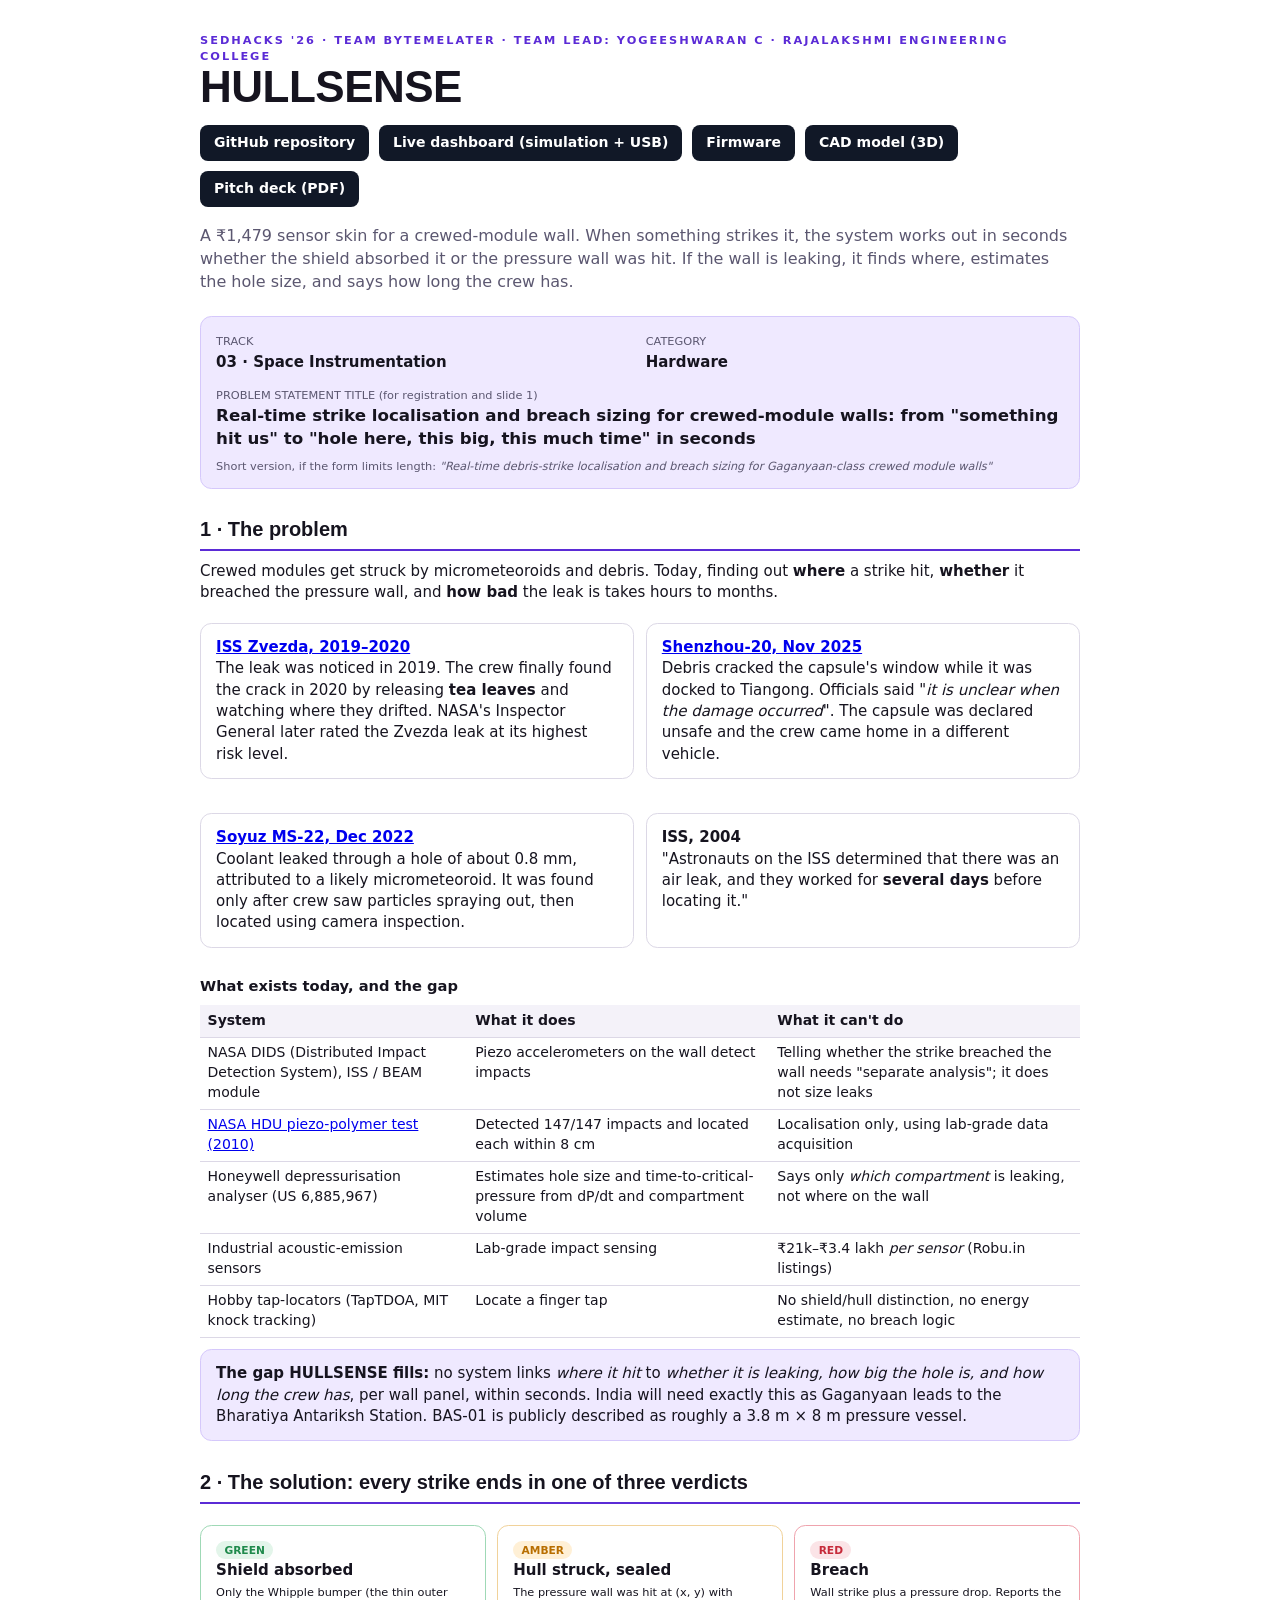
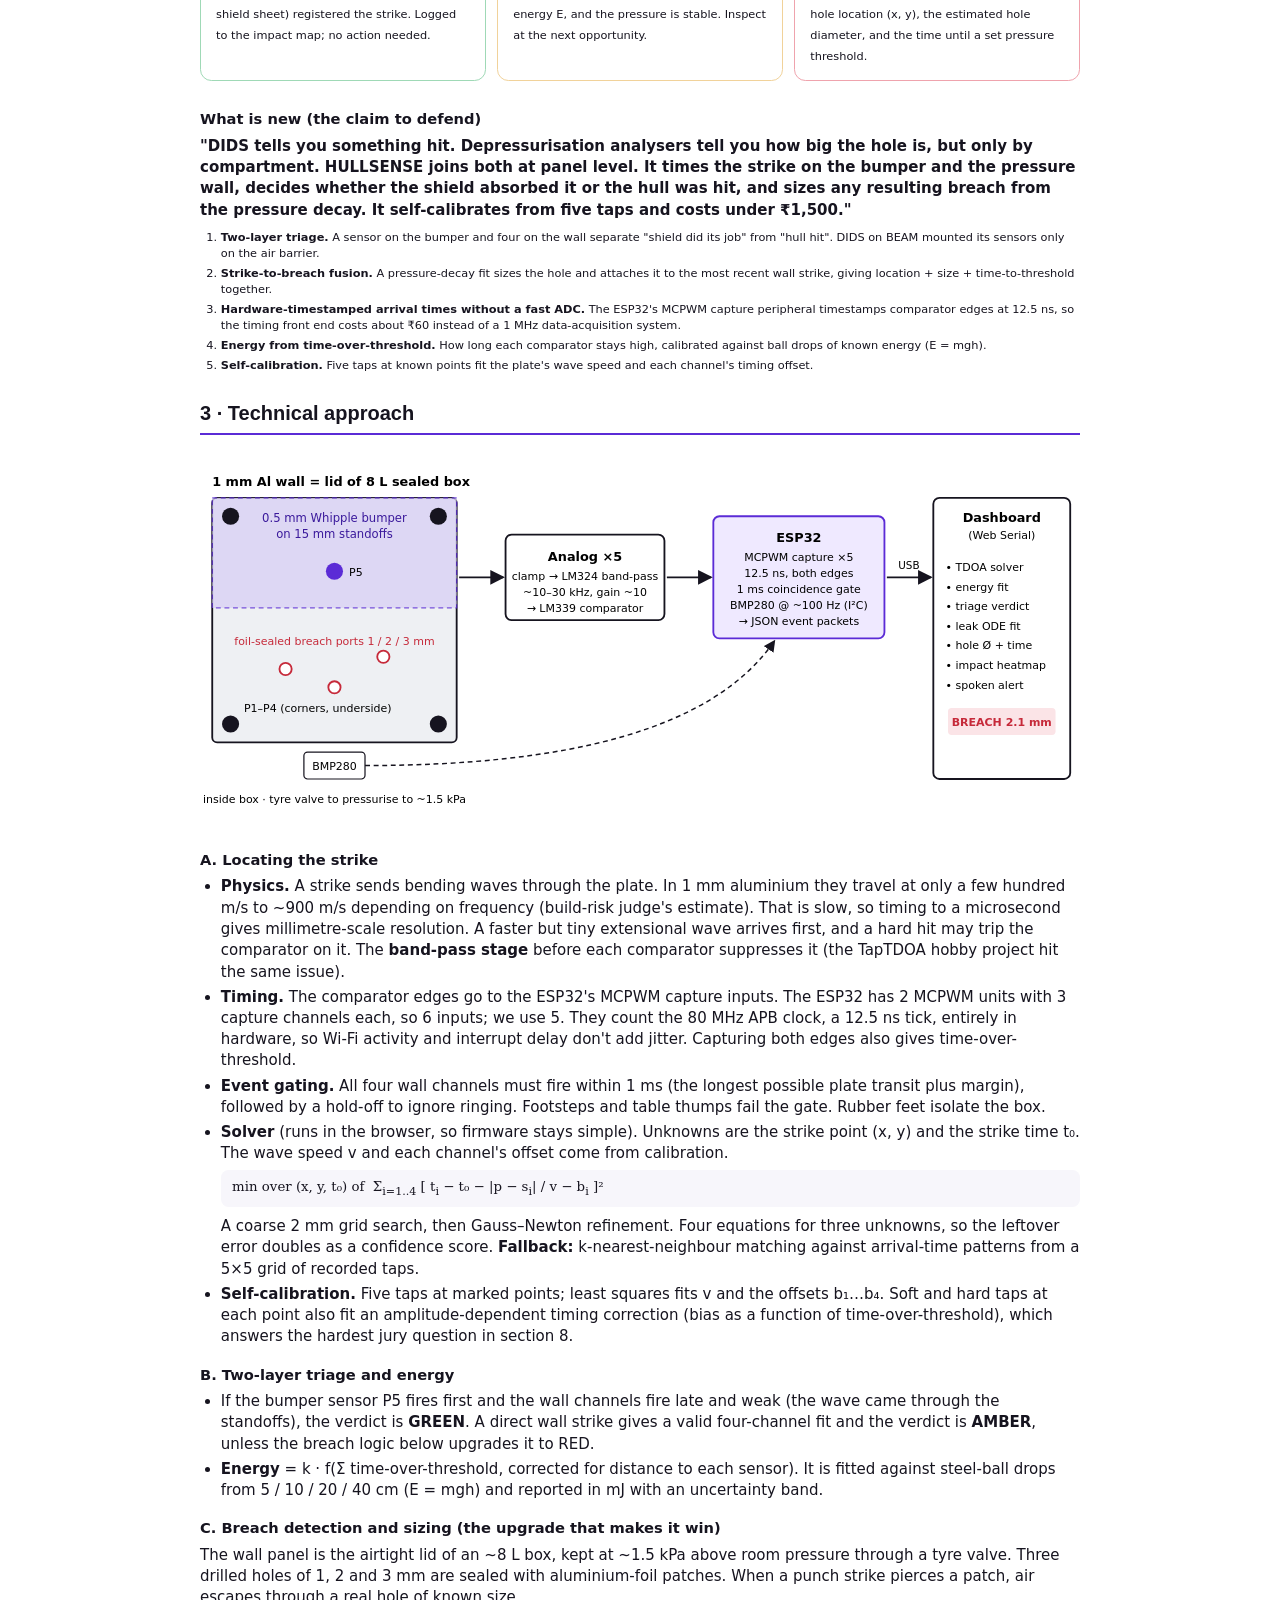
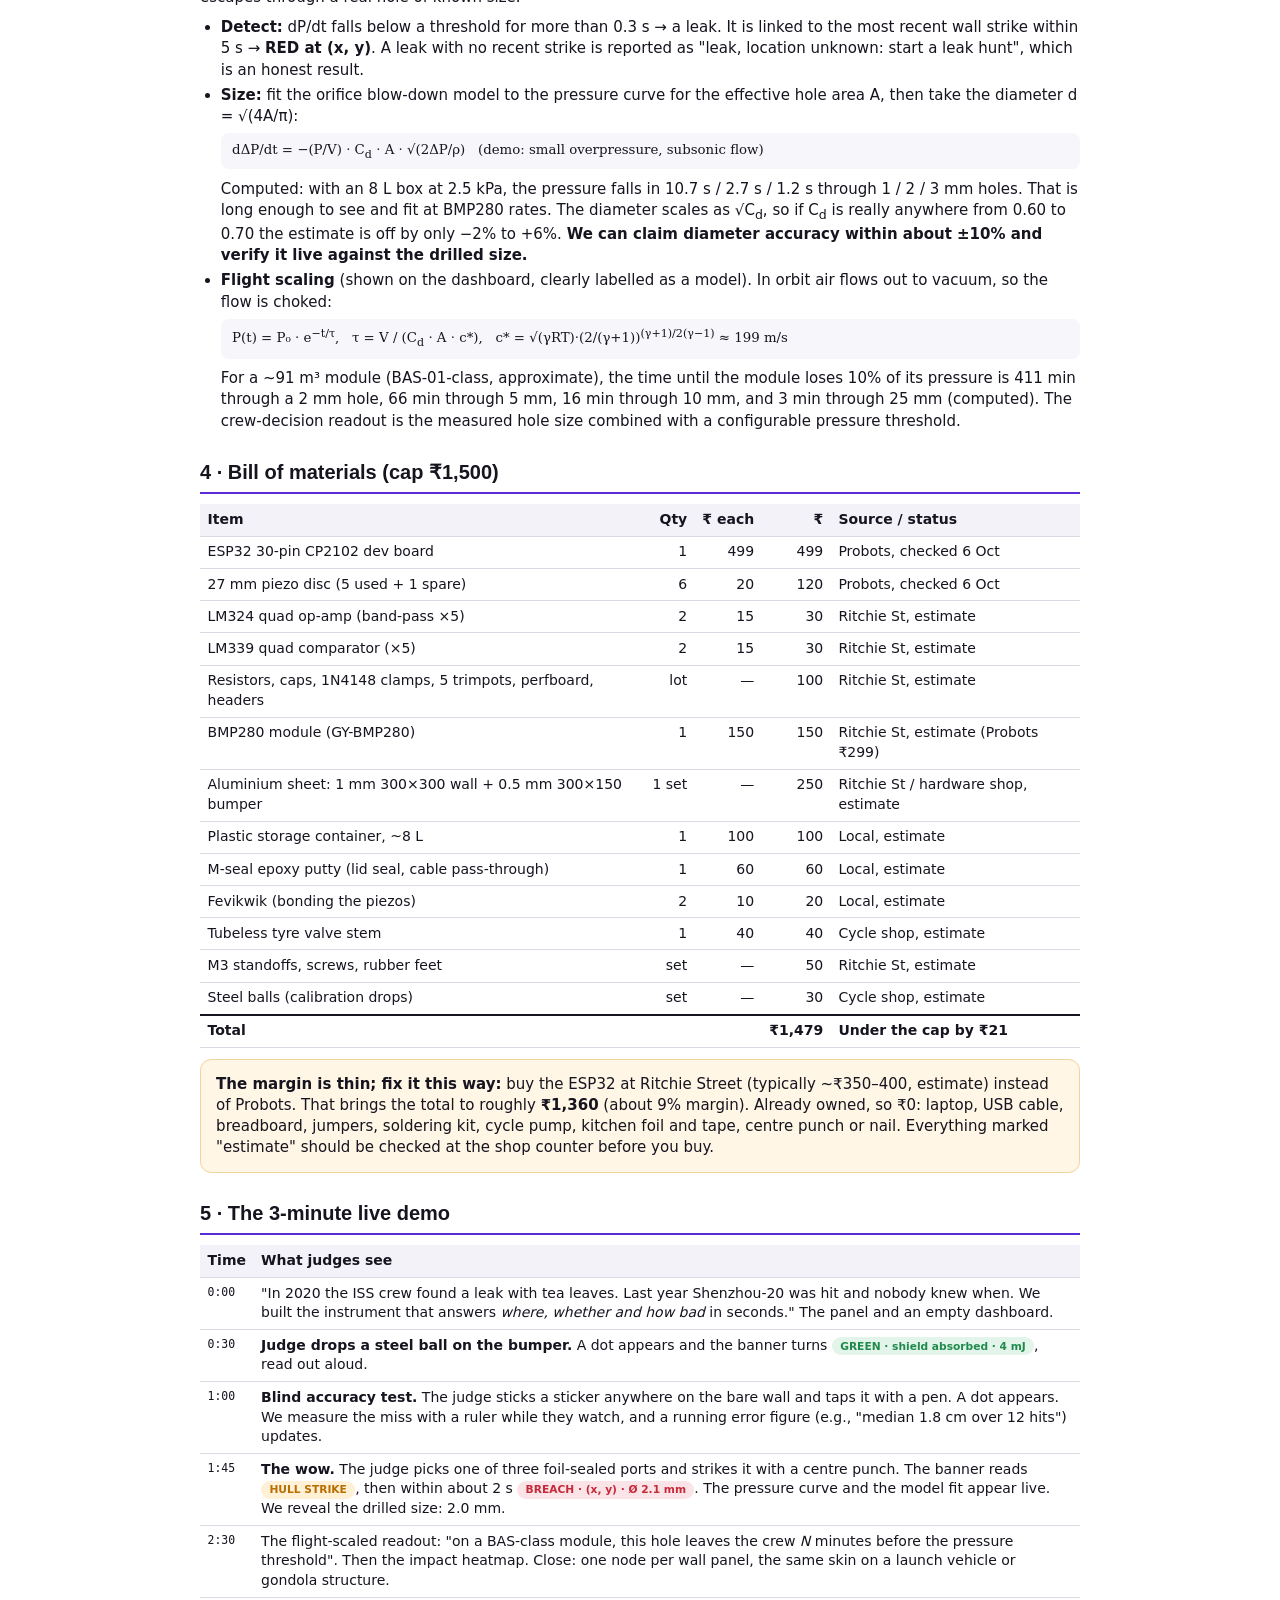
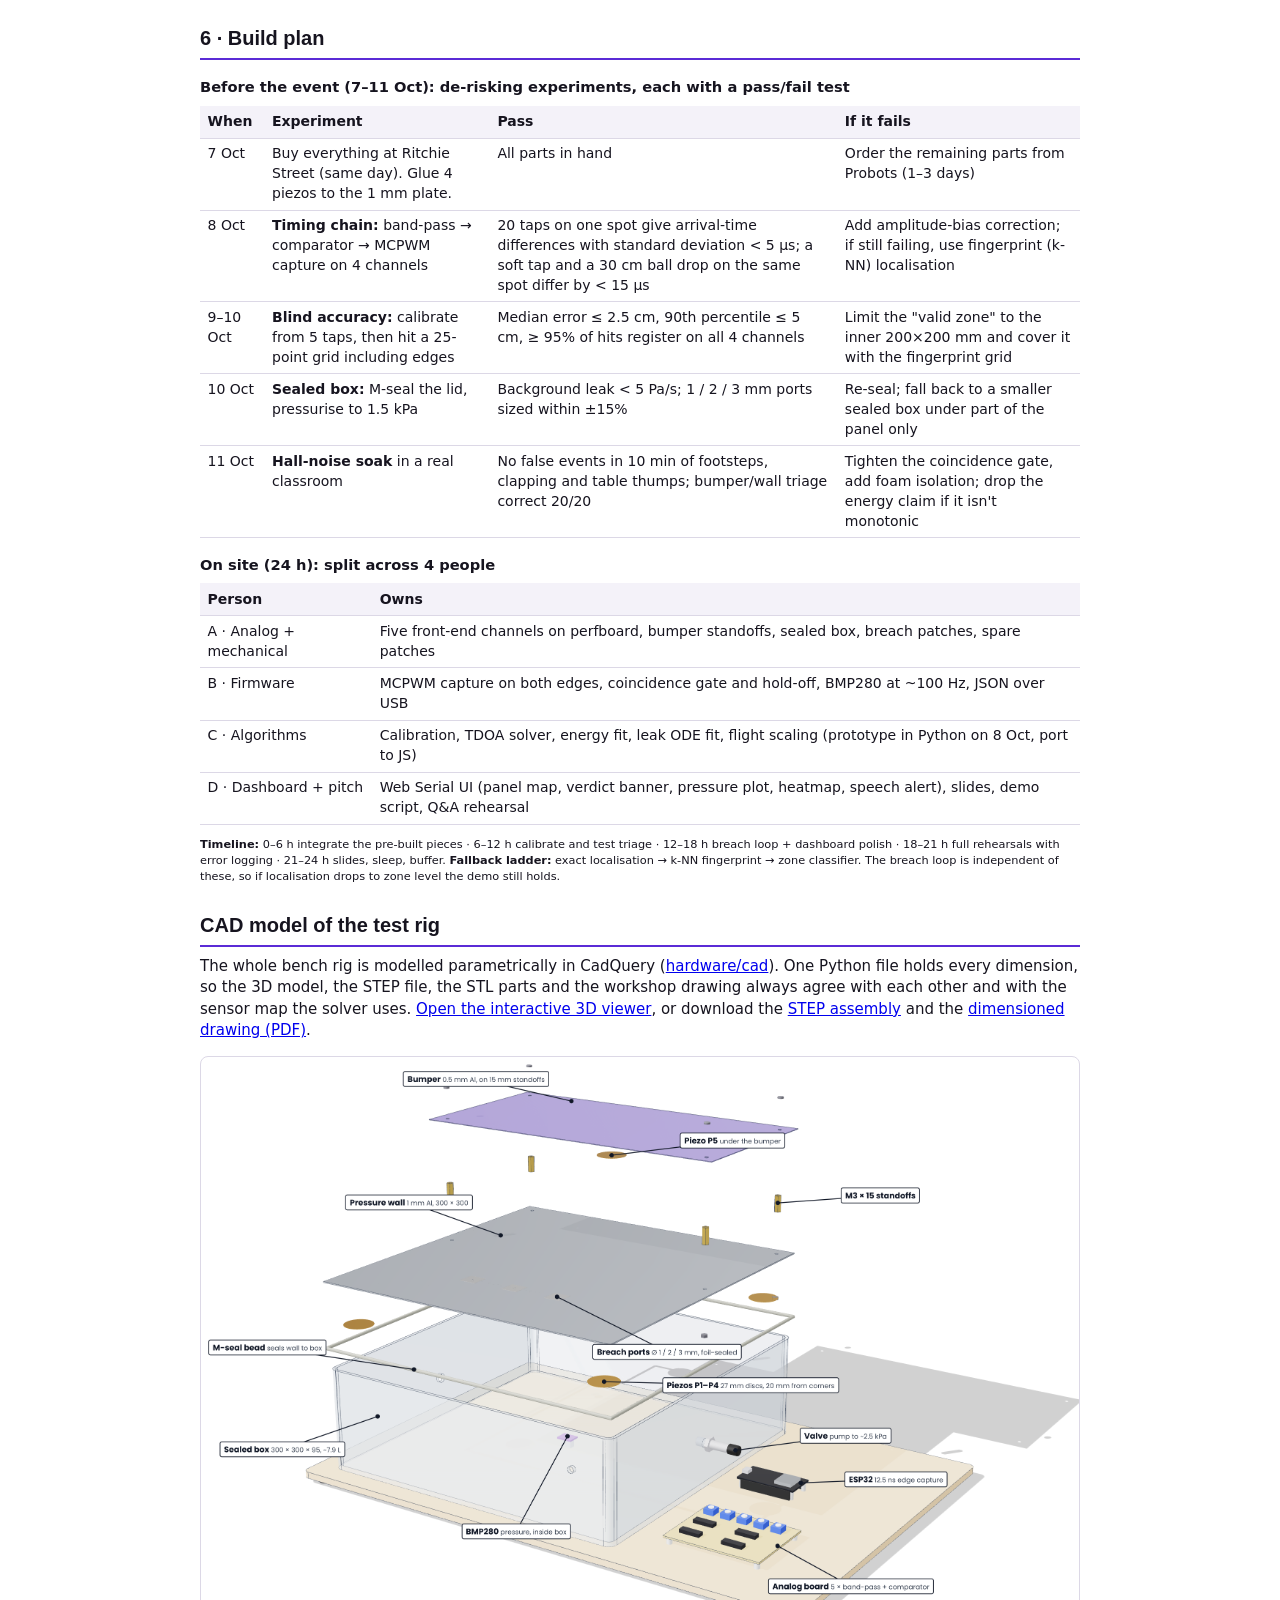
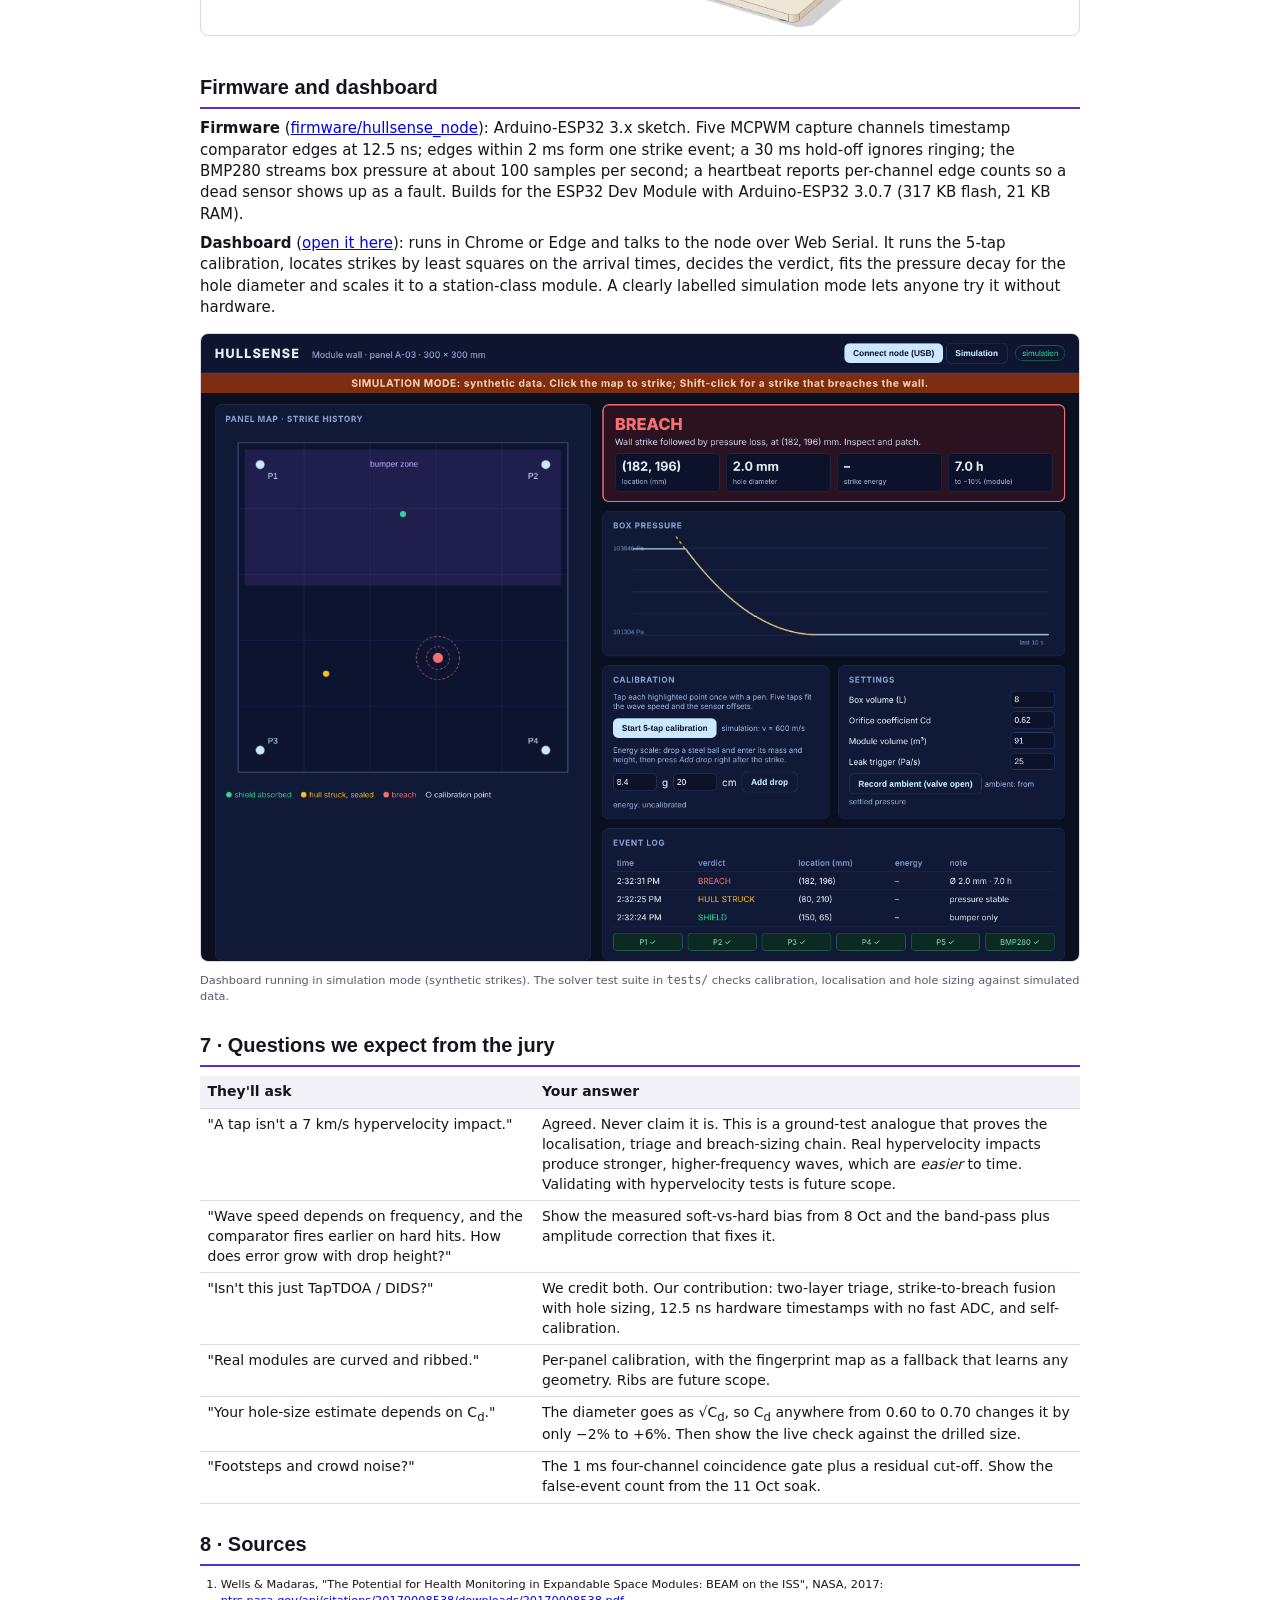
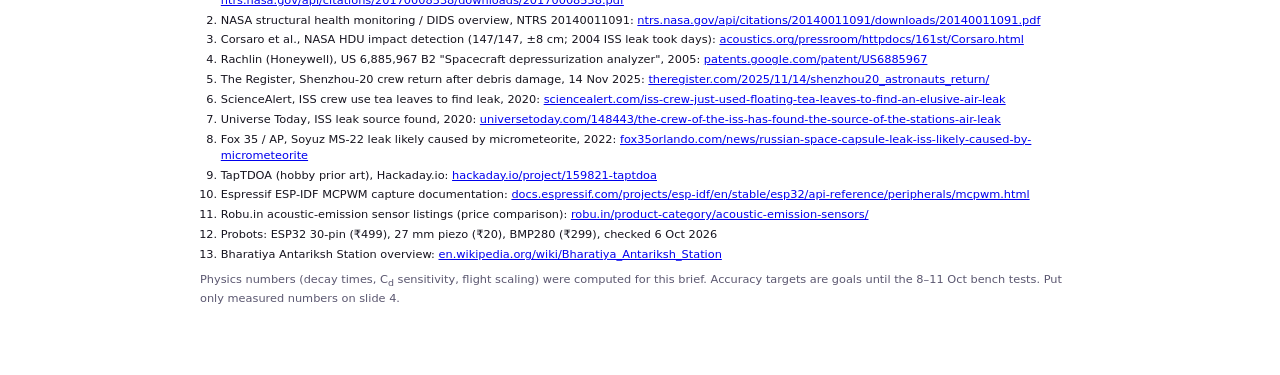
<file: docs/index.html>
<!doctype html>
<html lang="en"><head><meta charset="utf-8">
<title>HULLSENSE Build Brief</title>
<style>
@page { size: A4; margin: 16mm 15mm 16mm 15mm; }
:root{ --ink:#16141f; --mute:#5b5770; --line:#dcd8e6; --acc:#5b2bd6; --acc2:#efe9ff; --red:#c62a3a; --green:#1f8a4c; --amber:#b86e00; }
*{box-sizing:border-box}
body{font-family:Inter,"DejaVu Sans",sans-serif;color:var(--ink);font-size:9.6pt;line-height:1.42;margin:0}
h1{font-family:"Inter Display",Inter,sans-serif;font-size:28pt;line-height:1.05;margin:0 0 4mm;letter-spacing:-.5px}
h2{font-family:"Inter Display",Inter,sans-serif;font-size:15pt;margin:7mm 0 2.5mm;padding-bottom:1.5mm;border-bottom:2px solid var(--acc);break-after:avoid}
h3{font-size:11pt;margin:4.5mm 0 1.5mm;break-after:avoid}
p{margin:0 0 2.2mm}
ul,ol{margin:0 0 2.5mm;padding-left:5.5mm} li{margin:0 0 1mm}
.kicker{font-size:8.5pt;letter-spacing:2px;text-transform:uppercase;color:var(--acc);font-weight:700}
.sub{font-size:12pt;color:var(--mute);margin-bottom:6mm}
.box{border:1px solid var(--line);border-radius:3mm;padding:3.5mm 4mm;margin:3mm 0;break-inside:avoid}
.hl{background:var(--acc2);border-color:#d5c8fb}
.warn{background:#fff6e6;border-color:#f1d29a}
.grid2{display:grid;grid-template-columns:1fr 1fr;gap:3mm}
.grid3{display:grid;grid-template-columns:1fr 1fr 1fr;gap:3mm}
.pill{display:inline-block;padding:.4mm 2.2mm;border-radius:10mm;font-size:8pt;font-weight:700}
.g{background:#e3f5ea;color:var(--green)} .r{background:#fbe4e7;color:var(--red)} .a{background:#fff0d6;color:var(--amber)}
table{width:100%;border-collapse:collapse;margin:2mm 0 3mm;font-size:9pt;break-inside:auto}
th{text-align:left;background:#f4f2f9;font-weight:700;padding:1.6mm 2mm;border-bottom:1px solid var(--line)}
td{padding:1.5mm 2mm;border-bottom:1px solid var(--line);vertical-align:top}
tr{break-inside:avoid}
td.n,th.n{text-align:right;white-space:nowrap}
.tot td{font-weight:700;border-top:2px solid var(--ink)}
.mute{color:var(--mute)} .small{font-size:8.5pt}
code,.mono{font-family:"DejaVu Sans Mono",monospace;font-size:8.6pt}
.formula{font-family:"DejaVu Serif",serif;font-size:10pt;background:#f7f6fb;border-radius:2mm;padding:2mm 3mm;margin:1.5mm 0 2.5mm}
.pb{break-before:page}
.slide{border:1.5px solid var(--ink);border-radius:2mm;margin:3mm 0;break-inside:avoid}
.slide .hd{background:var(--ink);color:#fff;padding:1.8mm 3.5mm;font-weight:700;font-size:9.5pt;letter-spacing:1px}
.slide .bd{padding:3mm 4mm}
.big{font-size:12.5pt;font-weight:700;line-height:1.3}
.stat{border:1px solid var(--line);border-radius:3mm;padding:3mm}
.stat b{display:block;font-size:15pt;font-family:"Inter Display",Inter;color:var(--acc)}
svg text{font-family:Inter,"DejaVu Sans",sans-serif}

@media screen{body{max-width:920px;margin:0 auto;padding:32px 20px 60px;font-size:15px;background:#fff}
 h1{font-size:44px}.links{display:flex;flex-wrap:wrap;gap:10px;margin:6px 0 18px}
 .links a{background:#111827;color:#fff;text-decoration:none;padding:8px 14px;border-radius:8px;font-weight:600;font-size:14px}
 table{font-size:14px}svg{max-width:100%}}
@media print{.links{display:none}}
</style></head><body>

<!-- ============ PAGE 1: VERDICT ============ -->
<div class="kicker">SEDHACKS '26 · Team BYTEMELATER · Team lead: Yogeeshwaran C · Rajalakshmi Engineering College</div>
<h1>HULLSENSE</h1>
<div class="links"><a href="https://github.com/yogeesh2007-bit/hullsense">GitHub repository</a><a href="dashboard/index.html">Live dashboard (simulation + USB)</a><a href="https://github.com/yogeesh2007-bit/hullsense/tree/main/firmware/hullsense_node">Firmware</a><a href="cad/index.html">CAD model (3D)</a><a href="HULLSENSE_SEDHACKS26.pdf">Pitch deck (PDF)</a></div>
<div class="sub">A ₹1,479 sensor skin for a crewed-module wall. When something strikes it, the system works out in seconds whether the shield absorbed it or the pressure wall was hit. If the wall is leaking, it finds where, estimates the hole size, and says how long the crew has.</div>

<div class="box hl">
<div class="grid2">
<div><span class="small mute">TRACK</span><br><b>03 · Space Instrumentation</b></div>
<div><span class="small mute">CATEGORY</span><br><b>Hardware</b></div>
</div>
<p style="margin-top:3mm"><span class="small mute">PROBLEM STATEMENT TITLE (for registration and slide 1)</span><br>
<span class="big">Real-time strike localisation and breach sizing for crewed-module walls: from "something hit us" to "hole here, this big, this much time" in seconds</span></p>
<p class="small mute" style="margin:0">Short version, if the form limits length: <i>"Real-time debris-strike localisation and breach sizing for Gaganyaan-class crewed module walls"</i></p>
</div>

<!-- ============ PROBLEM ============ -->
<h2>1 · The problem</h2>
<p>Crewed modules get struck by micrometeoroids and debris. Today, finding out <b>where</b> a strike hit, <b>whether</b> it breached the pressure wall, and <b>how bad</b> the leak is takes hours to months.</p>
<div class="grid2">
<div class="box"><b><a href="https://www.universetoday.com/articles/the-crew-of-the-iss-has-found-the-source-of-the-stations-air-leak">ISS Zvezda, 2019–2020</a></b><br>The leak was noticed in 2019. The crew finally found the crack in 2020 by releasing <b>tea leaves</b> and watching where they drifted. NASA's Inspector General later rated the Zvezda leak at its highest risk level.</div>
<div class="box"><b><a href="https://www.theregister.com/2025/11/14/shenzhou20_astronauts_return/">Shenzhou-20, Nov 2025</a></b><br>Debris cracked the capsule's window while it was docked to Tiangong. Officials said "<i>it is unclear when the damage occurred</i>". The capsule was declared unsafe and the crew came home in a different vehicle.</div>
<div class="box"><b><a href="https://spacepolicyonline.com/news/roscosmos-to-decide-next-week-if-soyuz-ms-22-is-safe-enough/">Soyuz MS-22, Dec 2022</a></b><br>Coolant leaked through a hole of about 0.8 mm, attributed to a likely micrometeoroid. It was found only after crew saw particles spraying out, then located using camera inspection.</div>
<div class="box"><b>ISS, 2004</b><br>"Astronauts on the ISS determined that there was an air leak, and they worked for <b>several days</b> before locating it."</div>
</div>
<h3>What exists today, and the gap</h3>
<table>
<tr><th>System</th><th>What it does</th><th>What it can't do</th></tr>
<tr><td>NASA DIDS (Distributed Impact Detection System), ISS / BEAM module</td><td>Piezo accelerometers on the wall detect impacts</td><td>Telling whether the strike breached the wall needs "separate analysis"; it does not size leaks</td></tr>
<tr><td><a href="https://acoustics.org/pressroom/httpdocs/161st/Corsaro.html">NASA HDU piezo-polymer test (2010)</a></td><td>Detected 147/147 impacts and located each within 8 cm</td><td>Localisation only, using lab-grade data acquisition</td></tr>
<tr><td>Honeywell depressurisation analyser (US 6,885,967)</td><td>Estimates hole size and time-to-critical-pressure from dP/dt and compartment volume</td><td>Says only <i>which compartment</i> is leaking, not where on the wall</td></tr>
<tr><td>Industrial acoustic-emission sensors</td><td>Lab-grade impact sensing</td><td>₹21k–₹3.4 lakh <i>per sensor</i> (Robu.in listings)</td></tr>
<tr><td>Hobby tap-locators (TapTDOA, MIT knock tracking)</td><td>Locate a finger tap</td><td>No shield/hull distinction, no energy estimate, no breach logic</td></tr>
</table>
<div class="box hl"><b>The gap HULLSENSE fills:</b> no system links <i>where it hit</i> to <i>whether it is leaking, how big the hole is, and how long the crew has</i>, per wall panel, within seconds. India will need exactly this as Gaganyaan leads to the Bharatiya Antariksh Station. BAS-01 is publicly described as roughly a 3.8 m × 8 m pressure vessel.</div>

<!-- ============ SOLUTION ============ -->
<h2>2 · The solution: every strike ends in one of three verdicts</h2>
<div class="grid3">
<div class="box" style="border-color:#9fd9b6"><span class="pill g">GREEN</span><br><b>Shield absorbed</b><br><span class="small">Only the Whipple bumper (the thin outer shield sheet) registered the strike. Logged to the impact map; no action needed.</span></div>
<div class="box" style="border-color:#f1d29a"><span class="pill a">AMBER</span><br><b>Hull struck, sealed</b><br><span class="small">The pressure wall was hit at (x, y) with energy E, and the pressure is stable. Inspect at the next opportunity.</span></div>
<div class="box" style="border-color:#efa3ad"><span class="pill r">RED</span><br><b>Breach</b><br><span class="small">Wall strike plus a pressure drop. Reports the hole location (x, y), the estimated hole diameter, and the time until a set pressure threshold.</span></div>
</div>
<h3>What is new (the claim to defend)</h3>
<p><b>"DIDS tells you something hit. Depressurisation analysers tell you how big the hole is, but only by compartment. HULLSENSE joins both at panel level. It times the strike on the bumper and the pressure wall, decides whether the shield absorbed it or the hull was hit, and sizes any resulting breach from the pressure decay. It self-calibrates from five taps and costs under ₹1,500."</b></p>
<ol class="small">
<li><b>Two-layer triage.</b> A sensor on the bumper and four on the wall separate "shield did its job" from "hull hit". DIDS on BEAM mounted its sensors only on the air barrier.</li>
<li><b>Strike-to-breach fusion.</b> A pressure-decay fit sizes the hole and attaches it to the most recent wall strike, giving location + size + time-to-threshold together.</li>
<li><b>Hardware-timestamped arrival times without a fast ADC.</b> The ESP32's MCPWM capture peripheral timestamps comparator edges at 12.5 ns, so the timing front end costs about ₹60 instead of a 1 MHz data-acquisition system.</li>
<li><b>Energy from time-over-threshold.</b> How long each comparator stays high, calibrated against ball drops of known energy (E = mgh).</li>
<li><b>Self-calibration.</b> Five taps at known points fit the plate's wave speed and each channel's timing offset.</li>
</ol>

<!-- ============ TECHNICAL APPROACH ============ -->
<h2>3 · Technical approach</h2>
<svg viewBox="0 0 720 300" width="100%" style="margin:1mm 0 3mm">
 <defs><marker id="ar" markerWidth="8" markerHeight="8" refX="7" refY="4" orient="auto"><path d="M0,0 L8,4 L0,8 z" fill="#16141f"/></marker></defs>
 <!-- panel -->
 <rect x="10" y="40" width="200" height="200" rx="4" fill="#eef0f3" stroke="#16141f" stroke-width="1.5"/>
 <text x="10" y="30" font-size="10.5" font-weight="700">1 mm Al wall = lid of 8 L sealed box</text>
 <rect x="10" y="40" width="200" height="90" fill="#d9d2f5" opacity=".8" stroke="#5b2bd6" stroke-dasharray="4 3"/>
 <text x="110" y="60" text-anchor="middle" font-size="9.5" fill="#3b1a9c">0.5 mm Whipple bumper</text>
 <text x="110" y="73" text-anchor="middle" font-size="9.5" fill="#3b1a9c">on 15 mm standoffs</text>
 <circle cx="110" cy="100" r="7" fill="#5b2bd6"/><text x="122" y="104" font-size="9">P5</text>
 <g fill="#16141f"><circle cx="25" cy="55" r="7"/><circle cx="195" cy="55" r="7"/><circle cx="25" cy="225" r="7"/><circle cx="195" cy="225" r="7"/></g>
 <text x="36" y="215" font-size="9">P1–P4 (corners, underside)</text>
 <g fill="#fff" stroke="#c62a3a" stroke-width="1.5"><circle cx="70" cy="180" r="5"/><circle cx="110" cy="195" r="5"/><circle cx="150" cy="170" r="5"/></g>
 <text x="110" y="160" text-anchor="middle" font-size="9" fill="#c62a3a">foil-sealed breach ports 1 / 2 / 3 mm</text>
 <rect x="85" y="248" width="50" height="22" rx="3" fill="#fff" stroke="#16141f"/><text x="110" y="263" text-anchor="middle" font-size="9">BMP280</text>
 <text x="110" y="290" text-anchor="middle" font-size="9" class="mute">inside box · tyre valve to pressurise to ~1.5 kPa</text>
 <!-- analog -->
 <rect x="250" y="70" width="130" height="70" rx="5" fill="#fff" stroke="#16141f" stroke-width="1.5"/>
 <text x="315" y="92" text-anchor="middle" font-size="10.5" font-weight="700">Analog ×5</text>
 <text x="315" y="107" text-anchor="middle" font-size="9">clamp → LM324 band-pass</text>
 <text x="315" y="120" text-anchor="middle" font-size="9">~10–30 kHz, gain ~10</text>
 <text x="315" y="133" text-anchor="middle" font-size="9">→ LM339 comparator</text>
 <line x1="212" y1="105" x2="248" y2="105" stroke="#16141f" stroke-width="1.5" marker-end="url(#ar)"/>
 <!-- esp32 -->
 <rect x="420" y="55" width="140" height="100" rx="5" fill="#efe9ff" stroke="#5b2bd6" stroke-width="1.5"/>
 <text x="490" y="76" text-anchor="middle" font-size="10.5" font-weight="700">ESP32</text>
 <text x="490" y="92" text-anchor="middle" font-size="9">MCPWM capture ×5</text>
 <text x="490" y="105" text-anchor="middle" font-size="9">12.5 ns, both edges</text>
 <text x="490" y="118" text-anchor="middle" font-size="9">1 ms coincidence gate</text>
 <text x="490" y="131" text-anchor="middle" font-size="9">BMP280 @ ~100 Hz (I²C)</text>
 <text x="490" y="144" text-anchor="middle" font-size="9">→ JSON event packets</text>
 <line x1="382" y1="105" x2="418" y2="105" stroke="#16141f" stroke-width="1.5" marker-end="url(#ar)"/>
 <path d="M135,259 C300,259 420,230 470,157" fill="none" stroke="#16141f" stroke-width="1.2" stroke-dasharray="4 3" marker-end="url(#ar)"/>
 <!-- laptop -->
 <rect x="600" y="40" width="112" height="230" rx="5" fill="#fff" stroke="#16141f" stroke-width="1.5"/>
 <text x="656" y="60" text-anchor="middle" font-size="10.5" font-weight="700">Dashboard</text>
 <text x="656" y="74" text-anchor="middle" font-size="9">(Web Serial)</text>
 <g font-size="9"><text x="610" y="100">• TDOA solver</text><text x="610" y="116">• energy fit</text><text x="610" y="132">• triage verdict</text><text x="610" y="148">• leak ODE fit</text><text x="610" y="164">• hole Ø + time</text><text x="610" y="180">• impact heatmap</text><text x="610" y="196">• spoken alert</text></g>
 <rect x="612" y="212" width="88" height="22" rx="3" fill="#fbe4e7"/><text x="656" y="227" text-anchor="middle" font-size="9" font-weight="700" fill="#c62a3a">BREACH 2.1 mm</text>
 <line x1="562" y1="105" x2="598" y2="105" stroke="#16141f" stroke-width="1.5" marker-end="url(#ar)"/>
 <text x="580" y="98" text-anchor="middle" font-size="8.5">USB</text>
</svg>

<h3>A. Locating the strike</h3>
<ul>
<li><b>Physics.</b> A strike sends bending waves through the plate. In 1 mm aluminium they travel at only a few hundred m/s to ~900 m/s depending on frequency (build-risk judge's estimate). That is slow, so timing to a microsecond gives millimetre-scale resolution. A faster but tiny extensional wave arrives first, and a hard hit may trip the comparator on it. The <b>band-pass stage</b> before each comparator suppresses it (the TapTDOA hobby project hit the same issue).</li>
<li><b>Timing.</b> The comparator edges go to the ESP32's MCPWM capture inputs. The ESP32 has 2 MCPWM units with 3 capture channels each, so 6 inputs; we use 5. They count the 80 MHz APB clock, a 12.5 ns tick, entirely in hardware, so Wi-Fi activity and interrupt delay don't add jitter. Capturing both edges also gives time-over-threshold.</li>
<li><b>Event gating.</b> All four wall channels must fire within 1 ms (the longest possible plate transit plus margin), followed by a hold-off to ignore ringing. Footsteps and table thumps fail the gate. Rubber feet isolate the box.</li>
<li><b>Solver</b> (runs in the browser, so firmware stays simple). Unknowns are the strike point (x, y) and the strike time t₀. The wave speed v and each channel's offset come from calibration.
<div class="formula">min over (x, y, t₀) of &nbsp;Σ<sub>i=1..4</sub> [ t<sub>i</sub> − t₀ − |p − s<sub>i</sub>| / v − b<sub>i</sub> ]²</div>
A coarse 2 mm grid search, then Gauss–Newton refinement. Four equations for three unknowns, so the leftover error doubles as a confidence score. <b>Fallback:</b> k-nearest-neighbour matching against arrival-time patterns from a 5×5 grid of recorded taps.</li>
<li><b>Self-calibration.</b> Five taps at marked points; least squares fits v and the offsets b₁…b₄. Soft and hard taps at each point also fit an amplitude-dependent timing correction (bias as a function of time-over-threshold), which answers the hardest jury question in section 8.</li>
</ul>
<h3>B. Two-layer triage and energy</h3>
<ul>
<li>If the bumper sensor P5 fires first and the wall channels fire late and weak (the wave came through the standoffs), the verdict is <b>GREEN</b>. A direct wall strike gives a valid four-channel fit and the verdict is <b>AMBER</b>, unless the breach logic below upgrades it to RED.</li>
<li><b>Energy</b> = k · f(Σ time-over-threshold, corrected for distance to each sensor). It is fitted against steel-ball drops from 5 / 10 / 20 / 40 cm (E = mgh) and reported in mJ with an uncertainty band.</li>
</ul>
<h3>C. Breach detection and sizing (the upgrade that makes it win)</h3>
<p>The wall panel is the airtight lid of an ~8 L box, kept at ~1.5 kPa above room pressure through a tyre valve. Three drilled holes of 1, 2 and 3 mm are sealed with aluminium-foil patches. When a punch strike pierces a patch, air escapes through a real hole of known size.</p>
<ul>
<li><b>Detect:</b> dP/dt falls below a threshold for more than 0.3 s → a leak. It is linked to the most recent wall strike within 5 s → <b>RED at (x, y)</b>. A leak with no recent strike is reported as "leak, location unknown: start a leak hunt", which is an honest result.</li>
<li><b>Size:</b> fit the orifice blow-down model to the pressure curve for the effective hole area A, then take the diameter d = √(4A/π):
<div class="formula">dΔP/dt = −(P/V) · C<sub>d</sub> · A · √(2ΔP/ρ) &nbsp;&nbsp;(demo: small overpressure, subsonic flow)</div>
Computed: with an 8 L box at 2.5 kPa, the pressure falls in 10.7 s / 2.7 s / 1.2 s through 1 / 2 / 3 mm holes. That is long enough to see and fit at BMP280 rates. The diameter scales as √C<sub>d</sub>, so if C<sub>d</sub> is really anywhere from 0.60 to 0.70 the estimate is off by only −2% to +6%. <b>We can claim diameter accuracy within about ±10% and verify it live against the drilled size.</b></li>
<li><b>Flight scaling</b> (shown on the dashboard, clearly labelled as a model). In orbit air flows out to vacuum, so the flow is choked:
<div class="formula">P(t) = P₀ · e<sup>−t/τ</sup>, &nbsp; τ = V / (C<sub>d</sub> · A · c*), &nbsp; c* = √(γRT)·(2/(γ+1))<sup>(γ+1)/2(γ−1)</sup> ≈ 199 m/s</div>
For a ~91 m³ module (BAS-01-class, approximate), the time until the module loses 10% of its pressure is 411 min through a 2 mm hole, 66 min through 5 mm, 16 min through 10 mm, and 3 min through 25 mm (computed). The crew-decision readout is the measured hole size combined with a configurable pressure threshold.</li>
</ul>

<!-- ============ BOM ============ -->
<h2>4 · Bill of materials (cap ₹1,500)</h2>
<table>
<tr><th>Item</th><th class="n">Qty</th><th class="n">₹ each</th><th class="n">₹</th><th>Source / status</th></tr>
<tr><td>ESP32 30-pin CP2102 dev board</td><td class="n">1</td><td class="n">499</td><td class="n">499</td><td>Probots, checked 6 Oct</td></tr>
<tr><td>27 mm piezo disc (5 used + 1 spare)</td><td class="n">6</td><td class="n">20</td><td class="n">120</td><td>Probots, checked 6 Oct</td></tr>
<tr><td>LM324 quad op-amp (band-pass ×5)</td><td class="n">2</td><td class="n">15</td><td class="n">30</td><td>Ritchie St, estimate</td></tr>
<tr><td>LM339 quad comparator (×5)</td><td class="n">2</td><td class="n">15</td><td class="n">30</td><td>Ritchie St, estimate</td></tr>
<tr><td>Resistors, caps, 1N4148 clamps, 5 trimpots, perfboard, headers</td><td class="n">lot</td><td class="n">—</td><td class="n">100</td><td>Ritchie St, estimate</td></tr>
<tr><td>BMP280 module (GY-BMP280)</td><td class="n">1</td><td class="n">150</td><td class="n">150</td><td>Ritchie St, estimate (Probots ₹299)</td></tr>
<tr><td>Aluminium sheet: 1 mm 300×300 wall + 0.5 mm 300×150 bumper</td><td class="n">1 set</td><td class="n">—</td><td class="n">250</td><td>Ritchie St / hardware shop, estimate</td></tr>
<tr><td>Plastic storage container, ~8 L</td><td class="n">1</td><td class="n">100</td><td class="n">100</td><td>Local, estimate</td></tr>
<tr><td>M-seal epoxy putty (lid seal, cable pass-through)</td><td class="n">1</td><td class="n">60</td><td class="n">60</td><td>Local, estimate</td></tr>
<tr><td>Fevikwik (bonding the piezos)</td><td class="n">2</td><td class="n">10</td><td class="n">20</td><td>Local, estimate</td></tr>
<tr><td>Tubeless tyre valve stem</td><td class="n">1</td><td class="n">40</td><td class="n">40</td><td>Cycle shop, estimate</td></tr>
<tr><td>M3 standoffs, screws, rubber feet</td><td class="n">set</td><td class="n">—</td><td class="n">50</td><td>Ritchie St, estimate</td></tr>
<tr><td>Steel balls (calibration drops)</td><td class="n">set</td><td class="n">—</td><td class="n">30</td><td>Cycle shop, estimate</td></tr>
<tr class="tot"><td>Total</td><td></td><td></td><td class="n">₹1,479</td><td>Under the cap by ₹21</td></tr>
</table>
<div class="box warn"><b>The margin is thin; fix it this way:</b> buy the ESP32 at Ritchie Street (typically ~₹350–400, estimate) instead of Probots. That brings the total to roughly <b>₹1,360</b> (about 9% margin). Already owned, so ₹0: laptop, USB cable, breadboard, jumpers, soldering kit, cycle pump, kitchen foil and tape, centre punch or nail. Everything marked "estimate" should be checked at the shop counter before you buy.</div>

<!-- ============ DEMO ============ -->
<h2>5 · The 3-minute live demo</h2>
<table>
<tr><th>Time</th><th>What judges see</th></tr>
<tr><td class="mono">0:00</td><td>"In 2020 the ISS crew found a leak with tea leaves. Last year Shenzhou-20 was hit and nobody knew when. We built the instrument that answers <i>where, whether and how bad</i> in seconds." The panel and an empty dashboard.</td></tr>
<tr><td class="mono">0:30</td><td><b>Judge drops a steel ball on the bumper.</b> A dot appears and the banner turns <span class="pill g">GREEN · shield absorbed · 4 mJ</span>, read out aloud.</td></tr>
<tr><td class="mono">1:00</td><td><b>Blind accuracy test.</b> The judge sticks a sticker anywhere on the bare wall and taps it with a pen. A dot appears. We measure the miss with a ruler while they watch, and a running error figure (e.g., "median 1.8 cm over 12 hits") updates.</td></tr>
<tr><td class="mono">1:45</td><td><b>The wow.</b> The judge picks one of three foil-sealed ports and strikes it with a centre punch. The banner reads <span class="pill a">HULL STRIKE</span>, then within about 2 s <span class="pill r">BREACH · (x, y) · Ø 2.1 mm</span>. The pressure curve and the model fit appear live. We reveal the drilled size: 2.0 mm.</td></tr>
<tr><td class="mono">2:30</td><td>The flight-scaled readout: "on a BAS-class module, this hole leaves the crew <i>N</i> minutes before the pressure threshold". Then the impact heatmap. Close: one node per wall panel, the same skin on a launch vehicle or gondola structure.</td></tr>
</table>

<!-- ============ BUILD PLAN ============ -->
<h2>6 · Build plan</h2>
<h3>Before the event (7–11 Oct): de-risking experiments, each with a pass/fail test</h3>
<table>
<tr><th>When</th><th>Experiment</th><th>Pass</th><th>If it fails</th></tr>
<tr><td>7 Oct</td><td>Buy everything at Ritchie Street (same day). Glue 4 piezos to the 1 mm plate.</td><td>All parts in hand</td><td>Order the remaining parts from Probots (1–3 days)</td></tr>
<tr><td>8 Oct</td><td><b>Timing chain:</b> band-pass → comparator → MCPWM capture on 4 channels</td><td>20 taps on one spot give arrival-time differences with standard deviation &lt; 5 µs; a soft tap and a 30 cm ball drop on the same spot differ by &lt; 15 µs</td><td>Add amplitude-bias correction; if still failing, use fingerprint (k-NN) localisation</td></tr>
<tr><td>9–10 Oct</td><td><b>Blind accuracy:</b> calibrate from 5 taps, then hit a 25-point grid including edges</td><td>Median error ≤ 2.5 cm, 90th percentile ≤ 5 cm, ≥ 95% of hits register on all 4 channels</td><td>Limit the "valid zone" to the inner 200×200 mm and cover it with the fingerprint grid</td></tr>
<tr><td>10 Oct</td><td><b>Sealed box:</b> M-seal the lid, pressurise to 1.5 kPa</td><td>Background leak &lt; 5 Pa/s; 1 / 2 / 3 mm ports sized within ±15%</td><td>Re-seal; fall back to a smaller sealed box under part of the panel only</td></tr>
<tr><td>11 Oct</td><td><b>Hall-noise soak</b> in a real classroom</td><td>No false events in 10 min of footsteps, clapping and table thumps; bumper/wall triage correct 20/20</td><td>Tighten the coincidence gate, add foam isolation; drop the energy claim if it isn't monotonic</td></tr>
</table>
<h3>On site (24 h): split across 4 people</h3>
<table>
<tr><th>Person</th><th>Owns</th></tr>
<tr><td>A · Analog + mechanical</td><td>Five front-end channels on perfboard, bumper standoffs, sealed box, breach patches, spare patches</td></tr>
<tr><td>B · Firmware</td><td>MCPWM capture on both edges, coincidence gate and hold-off, BMP280 at ~100 Hz, JSON over USB</td></tr>
<tr><td>C · Algorithms</td><td>Calibration, TDOA solver, energy fit, leak ODE fit, flight scaling (prototype in Python on 8 Oct, port to JS)</td></tr>
<tr><td>D · Dashboard + pitch</td><td>Web Serial UI (panel map, verdict banner, pressure plot, heatmap, speech alert), slides, demo script, Q&amp;A rehearsal</td></tr>
</table>
<p class="small"><b>Timeline:</b> 0–6 h integrate the pre-built pieces · 6–12 h calibrate and test triage · 12–18 h breach loop + dashboard polish · 18–21 h full rehearsals with error logging · 21–24 h slides, sleep, buffer. <b>Fallback ladder:</b> exact localisation → k-NN fingerprint → zone classifier. The breach loop is independent of these, so if localisation drops to zone level the demo still holds.</p>

<!-- ============ SOFTWARE ============ -->
<h2>CAD model of the test rig</h2>
<p>The whole bench rig is modelled parametrically in CadQuery (<a href="https://github.com/yogeesh2007-bit/hullsense/tree/main/hardware/cad">hardware/cad</a>). One Python file holds every dimension, so the 3D model, the STEP file, the STL parts and the workshop drawing always agree with each other and with the sensor map the solver uses. <a href="cad/index.html">Open the interactive 3D viewer</a>, or download the <a href="https://github.com/yogeesh2007-bit/hullsense/raw/main/hardware/cad/hullsense_rig.step">STEP assembly</a> and the <a href="cad/hullsense_rig_drawing.pdf">dimensioned drawing (PDF)</a>.</p>
<img src="cad/rig_exploded_labelled.png" alt="Exploded CAD view of the HULLSENSE rig with labelled parts" style="width:100%;border:1px solid #dcd8e6;border-radius:8px;margin:6px 0 4px">

<h2>Firmware and dashboard</h2>
<p><b>Firmware</b> (<a href="https://github.com/yogeesh2007-bit/hullsense/tree/main/firmware/hullsense_node">firmware/hullsense_node</a>): Arduino-ESP32 3.x sketch. Five MCPWM capture channels timestamp comparator edges at 12.5 ns; edges within 2 ms form one strike event; a 30 ms hold-off ignores ringing; the BMP280 streams box pressure at about 100 samples per second; a heartbeat reports per-channel edge counts so a dead sensor shows up as a fault. Builds for the ESP32 Dev Module with Arduino-ESP32 3.0.7 (317 KB flash, 21 KB RAM).</p>
<p><b>Dashboard</b> (<a href="dashboard/index.html">open it here</a>): runs in Chrome or Edge and talks to the node over Web Serial. It runs the 5-tap calibration, locates strikes by least squares on the arrival times, decides the verdict, fits the pressure decay for the hole diameter and scales it to a station-class module. A clearly labelled simulation mode lets anyone try it without hardware.</p>
<img src="dashboard_screenshot.png" alt="HULLSENSE dashboard in simulation mode showing a breach verdict" style="width:100%;border:1px solid #dcd8e6;border-radius:8px;margin:6px 0 4px">
<p class="small mute">Dashboard running in simulation mode (synthetic strikes). The solver test suite in <code>tests/</code> checks calibration, localisation and hole sizing against simulated data.</p>

<!-- ============ Q&A ============ -->
<h2>7 · Questions we expect from the jury</h2>
<table>
<tr><th style="width:38%">They'll ask</th><th>Your answer</th></tr>
<tr><td>"A tap isn't a 7 km/s hypervelocity impact."</td><td>Agreed. Never claim it is. This is a ground-test analogue that proves the localisation, triage and breach-sizing chain. Real hypervelocity impacts produce stronger, higher-frequency waves, which are <i>easier</i> to time. Validating with hypervelocity tests is future scope.</td></tr>
<tr><td>"Wave speed depends on frequency, and the comparator fires earlier on hard hits. How does error grow with drop height?"</td><td>Show the measured soft-vs-hard bias from 8 Oct and the band-pass plus amplitude correction that fixes it.</td></tr>
<tr><td>"Isn't this just TapTDOA / DIDS?"</td><td>We credit both. Our contribution: two-layer triage, strike-to-breach fusion with hole sizing, 12.5 ns hardware timestamps with no fast ADC, and self-calibration.</td></tr>
<tr><td>"Real modules are curved and ribbed."</td><td>Per-panel calibration, with the fingerprint map as a fallback that learns any geometry. Ribs are future scope.</td></tr>
<tr><td>"Your hole-size estimate depends on C<sub>d</sub>."</td><td>The diameter goes as √C<sub>d</sub>, so C<sub>d</sub> anywhere from 0.60 to 0.70 changes it by only −2% to +6%. Then show the live check against the drilled size.</td></tr>
<tr><td>"Footsteps and crowd noise?"</td><td>The 1 ms four-channel coincidence gate plus a residual cut-off. Show the false-event count from the 11 Oct soak.</td></tr>
</table>

<!-- ============ SOURCES ============ -->
<h2>8 · Sources</h2>
<ol class="small">
<li>Wells &amp; Madaras, "The Potential for Health Monitoring in Expandable Space Modules: BEAM on the ISS", NASA, 2017: <a href="https://ntrs.nasa.gov/api/citations/20170008538/downloads/20170008538.pdf">ntrs.nasa.gov/api/citations/20170008538/downloads/20170008538.pdf</a></li>
<li>NASA structural health monitoring / DIDS overview, NTRS 20140011091: <a href="https://ntrs.nasa.gov/api/citations/20140011091/downloads/20140011091.pdf">ntrs.nasa.gov/api/citations/20140011091/downloads/20140011091.pdf</a></li>
<li>Corsaro et al., NASA HDU impact detection (147/147, ±8 cm; 2004 ISS leak took days): <a href="https://acoustics.org/pressroom/httpdocs/161st/Corsaro.html">acoustics.org/pressroom/httpdocs/161st/Corsaro.html</a></li>
<li>Rachlin (Honeywell), US 6,885,967 B2 "Spacecraft depressurization analyzer", 2005: <a href="https://patents.google.com/patent/US6885967">patents.google.com/patent/US6885967</a></li>
<li>The Register, Shenzhou-20 crew return after debris damage, 14 Nov 2025: <a href="https://theregister.com/2025/11/14/shenzhou20_astronauts_return/">theregister.com/2025/11/14/shenzhou20_astronauts_return/</a></li>
<li>ScienceAlert, ISS crew use tea leaves to find leak, 2020: <a href="https://sciencealert.com/iss-crew-just-used-floating-tea-leaves-to-find-an-elusive-air-leak">sciencealert.com/iss-crew-just-used-floating-tea-leaves-to-find-an-elusive-air-leak</a></li>
<li>Universe Today, ISS leak source found, 2020: <a href="https://universetoday.com/148443/the-crew-of-the-iss-has-found-the-source-of-the-stations-air-leak">universetoday.com/148443/the-crew-of-the-iss-has-found-the-source-of-the-stations-air-leak</a></li>
<li>Fox 35 / AP, Soyuz MS-22 leak likely caused by micrometeorite, 2022: <a href="https://fox35orlando.com/news/russian-space-capsule-leak-iss-likely-caused-by-micrometeorite">fox35orlando.com/news/russian-space-capsule-leak-iss-likely-caused-by-micrometeorite</a></li>
<li>TapTDOA (hobby prior art), Hackaday.io: <a href="https://hackaday.io/project/159821-taptdoa">hackaday.io/project/159821-taptdoa</a></li>
<li>Espressif ESP-IDF MCPWM capture documentation: <a href="https://docs.espressif.com/projects/esp-idf/en/stable/esp32/api-reference/peripherals/mcpwm.html">docs.espressif.com/projects/esp-idf/en/stable/esp32/api-reference/peripherals/mcpwm.html</a></li>
<li>Robu.in acoustic-emission sensor listings (price comparison): <a href="https://robu.in/product-category/acoustic-emission-sensors/">robu.in/product-category/acoustic-emission-sensors/</a></li>
<li>Probots: ESP32 30-pin (₹499), 27 mm piezo (₹20), BMP280 (₹299), checked 6 Oct 2026</li>
<li>Bharatiya Antariksh Station overview: <a href="https://en.wikipedia.org/wiki/Bharatiya_Antariksh_Station">en.wikipedia.org/wiki/Bharatiya_Antariksh_Station</a></li>
</ol>
<p class="small mute">Physics numbers (decay times, C<sub>d</sub> sensitivity, flight scaling) were computed for this brief. Accuracy targets are goals until the 8–11 Oct bench tests. Put only measured numbers on slide 4.</p>
</body></html>
</file>
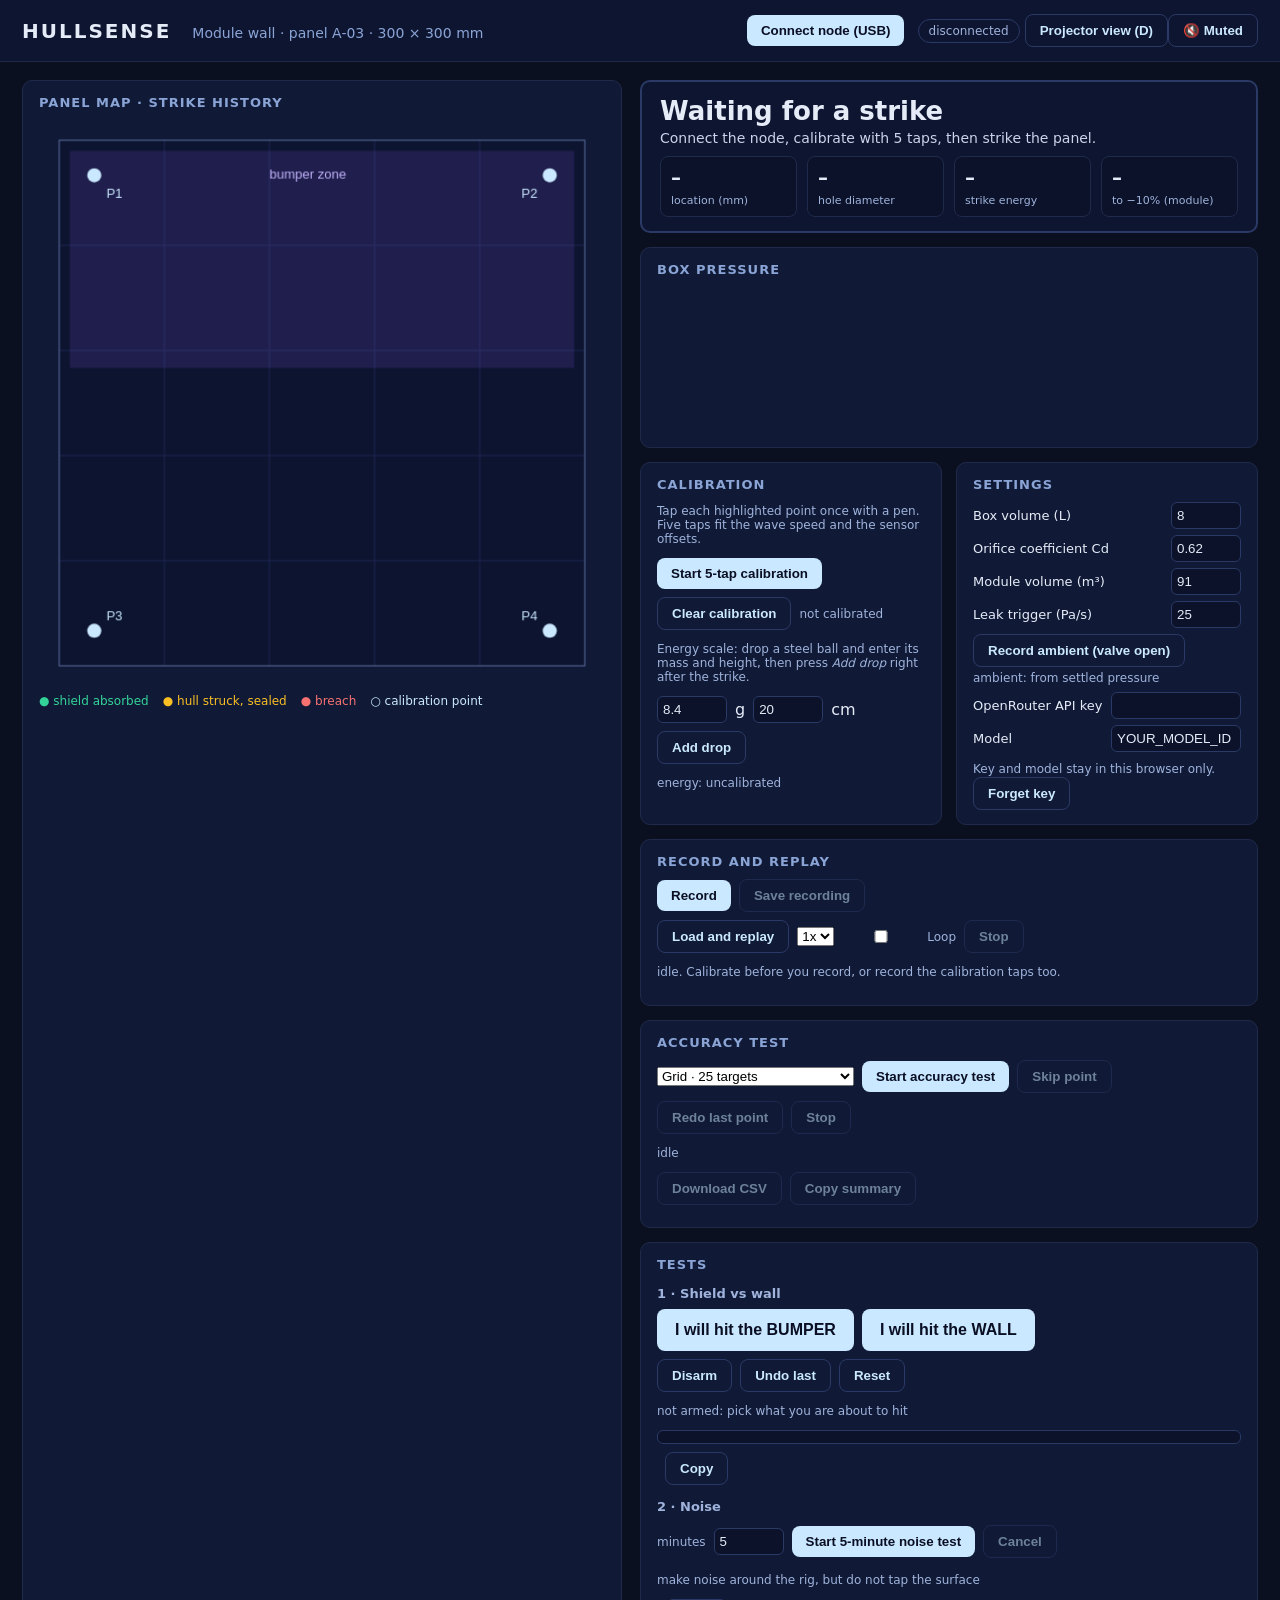
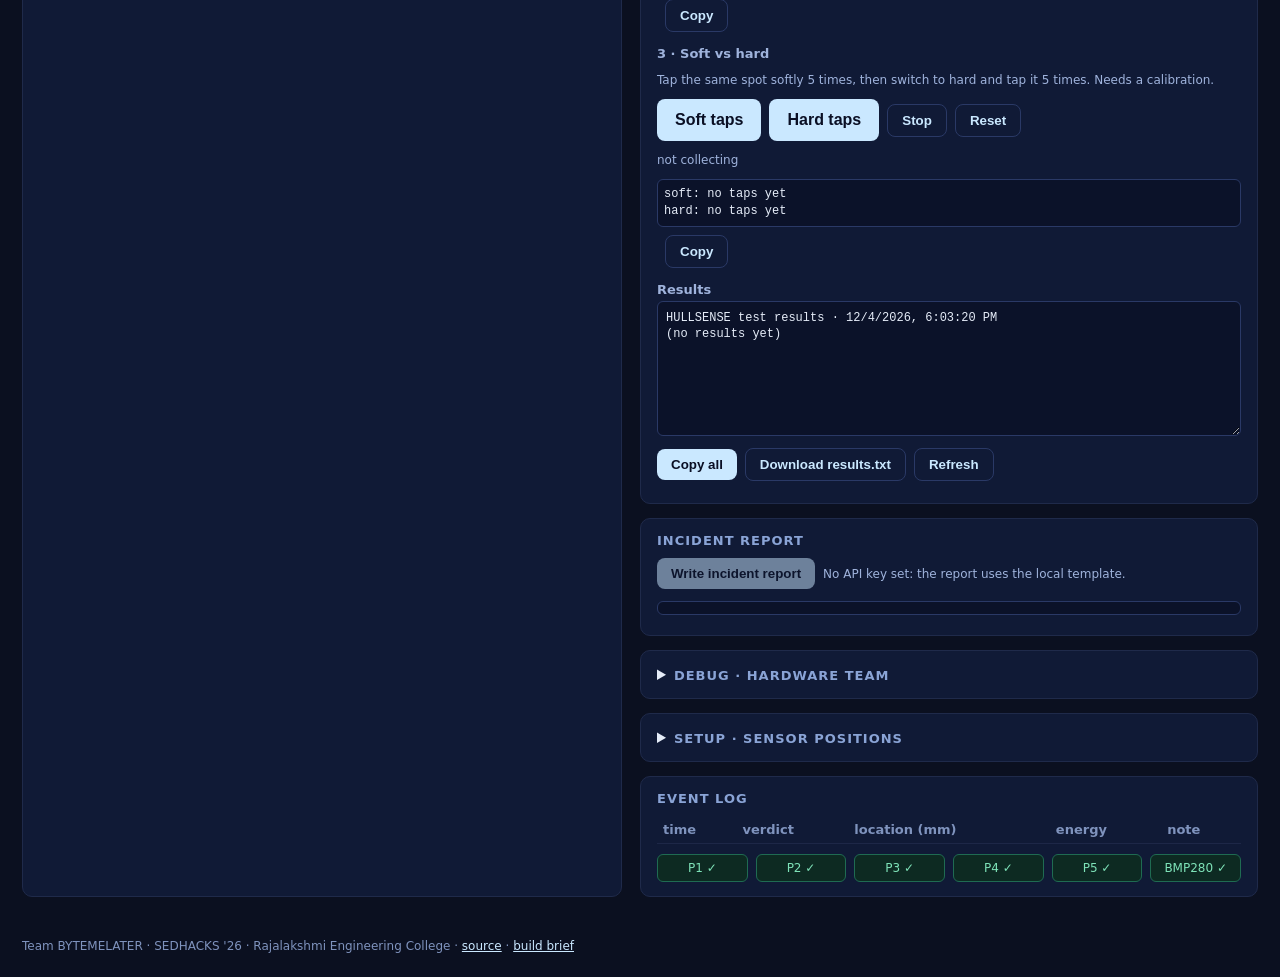
<file: docs/dashboard/index.html>
<!doctype html>
<html lang="en">
<head>
<meta charset="utf-8">
<meta name="viewport" content="width=device-width, initial-scale=1">
<title>HULLSENSE Dashboard</title>
<link rel="stylesheet" href="style.css">
</head>
<body>
<header>
  <div class="brand">HULLSENSE <span id="panelLabel">Module wall · panel A-03 · 300 × 300 mm</span></div>
  <div class="controls">
    <button id="btnConnect">Connect node (USB)</button>
    <button id="btnSim" class="ghost" hidden>Simulation</button>
    <span id="status" class="pill">disconnected</span>
    <span id="directBadge" class="direct hidden">DIRECT MODE: piezos wired straight to the ESP32, no amplifier boards</span>
    <button id="btnDemo" class="ghost">Projector view (D)</button><button id="btnMute" class="ghost">🔇 Muted</button>
    <span id="recBadge" class="rec hidden"></span>
  </div>
</header>
<div id="simBanner" class="sim hidden">SIMULATION MODE: synthetic data, not from hardware</div>

<div id="replayBanner" class="replay hidden"></div>

<main>
  <section class="card map">
    <h3>Panel map · strike history</h3>
    <canvas id="map" width="560" height="560"></canvas>
    <div class="legend"><span class="g">● shield absorbed</span><span class="a">● hull struck, sealed</span><span class="r">● breach</span><span class="c">○ calibration point</span></div>
  </section>

  <section class="right">
    <div class="card hidden" id="liveCard">
      <h3>Live signal (real ADC values)</h3>
      <div class="lvrow"><span>P1</span><div class="lvbar"><div class="lvfill" id="lvFill1"></div><div class="lvmark" id="lvMark1"></div></div><b class="lvval" id="lvVal1">0.00 V</b></div>
      <div class="lvrow"><span>P2</span><div class="lvbar"><div class="lvfill" id="lvFill2"></div><div class="lvmark" id="lvMark2"></div></div><b class="lvval" id="lvVal2">0.00 V</b></div>
      <div class="lvrow"><span>P3</span><div class="lvbar"><div class="lvfill" id="lvFill3"></div><div class="lvmark" id="lvMark3"></div></div><b class="lvval" id="lvVal3">0.00 V</b></div>
      <div class="lvrow"><span>P4</span><div class="lvbar"><div class="lvfill" id="lvFill4"></div><div class="lvmark" id="lvMark4"></div></div><b class="lvval" id="lvVal4">0.00 V</b></div>
      <div class="lvrow"><span>P5</span><div class="lvbar"><div class="lvfill" id="lvFill5"></div><div class="lvmark" id="lvMark5"></div></div><b class="lvval" id="lvVal5">0.00 V</b></div>
      <p class="small">Bars show the peak level above baseline over the last 50 ms. The amber marker is the trigger threshold.</p>
      <p class="small" id="lvTiming">Timing step: –</p>
      <div class="row"><label class="small">Threshold (ADC counts, 20 to 4095) <input id="lvTh" type="number" min="20" max="4095" step="1" disabled></label>
        <button id="btnLvSet" class="ghost" disabled>Set</button><span class="small" id="lvThMsg"></span></div>
    </div>

    <div id="verdict" class="verdict idle">
      <div class="vt" id="vTitle">Waiting for a strike</div>
      <div class="vs" id="vSub">Connect the node, calibrate with 5 taps, then strike the panel.</div>
      <div class="kv">
        <div><b id="kLoc">–</b><span>location (mm)</span></div>
        <div><b id="kDia">–</b><span>hole diameter</span></div>
        <div><b id="kE">–</b><span>strike energy</span></div>
        <div><b id="kT">–</b><span>to −10% (module)</span></div>
      </div>
    </div>

    <div class="card">
      <h3>Box pressure</h3>
      <canvas id="pchart" width="760" height="190"></canvas>
    </div>

    <div class="grid2">
      <div class="card">
        <h3>Calibration</h3>
        <p class="small">Tap each highlighted point once with a pen. Five taps fit the wave speed and the sensor offsets.</p>
        <div class="row"><button id="btnCal">Start 5-tap calibration</button><button id="btnCalClear" class="ghost">Clear calibration</button><span id="calState" class="small">not calibrated</span></div>
        <p class="small">Energy scale: drop a steel ball and enter its mass and height, then press <i>Add drop</i> right after the strike.</p>
        <div class="row"><input id="ballMass" type="number" value="8.4" step="0.1"> g <input id="ballH" type="number" value="20" step="1"> cm <button id="btnDrop" class="ghost">Add drop</button></div>
        <span id="energyState" class="small">energy: uncalibrated</span>
      </div>
      <div class="card">
        <h3>Settings</h3>
        <label>Box volume (L) <input id="setV" type="number" value="8" step="0.1"></label>
        <label>Orifice coefficient Cd <input id="setCd" type="number" value="0.62" step="0.01"></label>
        <label>Module volume (m³) <input id="setVm" type="number" value="91" step="1"></label>
        <label>Leak trigger (Pa/s) <input id="setLeak" type="number" value="25" step="1"></label>
        <button id="btnAmbient" class="ghost">Record ambient (valve open)</button>
        <span id="ambState" class="small">ambient: from settled pressure</span>
        <label>OpenRouter API key <input id="llmKey" type="password" autocomplete="off" style="width:130px"></label>
        <label>Model <input id="llmModel" type="text" value="YOUR_MODEL_ID" style="width:130px"></label>
        <span class="small">Key and model stay in this browser only.</span> <button id="btnLlmForget" class="ghost">Forget key</button>
      </div>
    </div>


    <div class="card" id="recplay">
      <h3>Record and replay</h3>
      <div class="row">
        <button id="btnRec">Record</button>
        <button id="btnRecSave" class="ghost" disabled>Save recording</button>
      </div>
      <div class="row">
        <button id="btnReplay" class="ghost">Load and replay</button>
        <select id="replaySpeed"><option value="1">1x</option><option value="2">2x</option></select>
        <label class="small"><input id="replayLoop" type="checkbox"> Loop</label>
        <button id="btnReplayStop" class="ghost" disabled>Stop</button>
        <input id="replayFile" type="file" accept=".jsonl,.json,.txt" class="hidden">
      </div>
      <p class="small" id="recState">idle. Calibrate before you record, or record the calibration taps too.</p>
    </div>

    <div class="card" id="accuracy">
      <h3>Accuracy test</h3>
      <div class="row">
        <select id="accMode"><option value="grid">Grid · 25 targets</option><option value="free">Free · click where you tapped</option></select>
        <button id="btnAccStart">Start accuracy test</button>
        <button id="btnAccSkip" class="ghost" disabled>Skip point</button>
        <button id="btnAccRedo" class="ghost" disabled>Redo last point</button>
        <button id="btnAccStop" class="ghost" disabled>Stop</button>
      </div>
      <p class="small" id="accState">idle</p>
      <p class="small" id="accStats"></p>
      <div class="row"><button id="btnAccCsv" class="ghost" disabled>Download CSV</button><button id="btnAccCopy" class="ghost" disabled>Copy summary</button></div>
    </div>

    <div class="card" id="tests">
      <h3>Tests</h3>

      <h4>1 · Shield vs wall</h4>
      <div class="row"><button id="btnTriBumper" class="big">I will hit the BUMPER</button><button id="btnTriWall" class="big">I will hit the WALL</button></div>
      <div class="row"><button id="btnTriStop" class="ghost">Disarm</button><button id="btnTriUndo" class="ghost">Undo last</button><button id="btnTriReset" class="ghost">Reset</button></div>
      <p class="small" id="triState"></p>
      <pre class="tlist" id="triList"></pre>
      <div class="row"><b id="triSum"></b><button id="btnTriCopy" class="ghost">Copy</button></div>

      <h4>2 · Noise</h4>
      <div class="row"><label class="small">minutes <input id="noiMin" type="number" value="5" min="0.1" step="0.5"></label>
        <button id="btnNoiStart">Start 5-minute noise test</button><button id="btnNoiStop" class="ghost" disabled>Cancel</button></div>
      <p class="small" id="noiState"></p>
      <div class="row"><b id="noiSum"></b><button id="btnNoiCopy" class="ghost">Copy</button></div>

      <h4>3 · Soft vs hard</h4>
      <p class="small">Tap the same spot softly 5 times, then switch to hard and tap it 5 times. Needs a calibration.</p>
      <div class="row"><button id="btnShSoft" class="big">Soft taps</button><button id="btnShHard" class="big">Hard taps</button>
        <button id="btnShStop" class="ghost">Stop</button><button id="btnShReset" class="ghost">Reset</button></div>
      <p class="small" id="shState"></p>
      <pre class="tlist" id="shInfo"></pre>
      <div class="row"><b id="shSum"></b><button id="btnShCopy" class="ghost">Copy</button></div>

      <h4>Results</h4>
      <textarea id="tstResults" readonly rows="7"></textarea>
      <div class="row"><button id="btnTstCopy">Copy all</button><button id="btnTstDownload" class="ghost">Download results.txt</button>
        <button id="tstRefreshBtn" class="ghost">Refresh</button><span id="tstMsg" class="small"></span></div>
    </div>

    <div class="card" id="report">
      <h3>Incident report</h3>
      <div class="row"><button id="btnReport" disabled>Write incident report</button><span class="small" id="reportHint"></span></div>
      <p class="small r" id="reportErr"></p>
      <p class="small a" id="reportWarn"></p>
      <div class="small" id="reportLabel"></div>
      <pre class="tlist" id="reportText"></pre>
    </div>

    <details class="card" id="debug">
      <summary><h3 style="display:inline">Debug · hardware team</h3></summary>
      <p class="small" id="dbgSrc">No event yet</p>
      <table>
        <thead><tr><th>ch</th><th>fired</th><th>arrival (µs)</th><th>ToT (µs)</th><th>edges</th><th>edges/s</th><th id="dbgPkHead" class="hidden">peak (V)</th></tr></thead>
        <tbody id="dbgRows"></tbody>
      </table>
      <p class="small">Arrival is relative to the first sensor to fire (ticks ÷ 80). A channel turns red if it exceeds 5 edges/s with no strike in the last two heartbeats.</p>

      <h4>Channel check</h4>
      <div class="row"><button id="btnTest1" class="ghost">Test P1</button><button id="btnTest2" class="ghost">Test P2</button><button id="btnTest3" class="ghost">Test P3</button><button id="btnTest4" class="ghost">Test P4</button><button id="btnTest5" class="ghost">Test P5</button></div>
      <p class="small" id="dbgTestMsg"></p>

      <h4>Node status</h4>
      <p class="small"><span id="dbgBmp">BMP280: unknown</span> · <span id="dbgPa">pressure: –</span></p>
      <p class="small r hidden" id="dbgPWarn"></p>

      <h4>Raw serial console</h4>
      <pre id="dbgConsole"></pre>
      <div class="row">
        <button id="btnDbgPause" class="ghost">Pause</button>
        <label class="small"><input id="dbgHideP" type="checkbox" checked> hide pressure lines</label>
        <label class="small"><input id="dbgHideLv" type="checkbox" checked> hide live-level lines</label>
        <input id="dbgCmd" type="text" placeholder="PING or SYNC" style="width:110px"><button id="btnDbgSend" class="ghost">Send</button>
        <span id="dbgCmdMsg" class="small"></span>
      </div>
    </details>

    <details class="card" id="setup">
      <summary><h3 style="display:inline">Setup · sensor positions</h3></summary>
      <p class="small">Millimetres from the panel's top-left corner. Changing the geometry clears the calibration.</p>
      <label>Panel size (mm) <input id="cfgPanel" type="number" step="1"></label>
      <div class="cfgGrid">
        <label>P1 x <input id="cfgP1x" type="number" step="1"></label><label>y <input id="cfgP1y" type="number" step="1"></label>
        <label>P2 x <input id="cfgP2x" type="number" step="1"></label><label>y <input id="cfgP2y" type="number" step="1"></label>
        <label>P3 x <input id="cfgP3x" type="number" step="1"></label><label>y <input id="cfgP3y" type="number" step="1"></label>
        <label>P4 x <input id="cfgP4x" type="number" step="1"></label><label>y <input id="cfgP4y" type="number" step="1"></label>
      </div>
      <div class="row"><button id="btnCfgSave">Save</button><button id="btnCfgReset" class="ghost">Reset to defaults</button><span id="cfgState" class="small"></span></div>
    </details>

    <div class="card">
      <h3>Event log</h3>
      <table><thead><tr><th>time</th><th>verdict</th><th>location (mm)</th><th>energy</th><th>note</th></tr></thead><tbody id="log"></tbody></table>
      <div class="sens" id="sens"></div>
    </div>
  </section>
</main>
<div id="demo">
  <div class="dleft"><canvas id="demoMap" width="560" height="560"></canvas></div>
  <div class="dright">
    <div id="dverdict" class="dverdict idle"><div id="dTitle" class="dtitle">WAITING FOR A STRIKE</div></div>
    <div id="dLoc" class="dloc"></div>
    <div id="dDetail" class="ddetail"></div>
    <div id="dMiss" class="dmiss hidden"></div>
    <div class="dbottom">
      <div><div class="dcap">last 10 located strikes</div><canvas id="demoHeat" width="300" height="300"></canvas></div>
      <div class="dctl"><button id="btnDemoMute" class="ghost">🔇 Muted</button><button id="btnDemoExit" class="ghost">Exit (Esc)</button><span id="demoRec" class="rec hidden"></span></div>
    </div>
  </div>
</div>
<footer>Team BYTEMELATER · SEDHACKS '26 · Rajalakshmi Engineering College · <a href="https://github.com/yogeesh2007-bit/hullsense">source</a> · <a href="../index.html">build brief</a></footer>
<script src="config.js"></script>
<script src="solver.js"></script>
<script src="app.js"></script>
</body>
</html>
</file>
<file: docs/dashboard/style.css>
*{box-sizing:border-box}
body{margin:0;background:#0b1020;color:#e5ecf8;font-family:Inter,system-ui,-apple-system,"Segoe UI",sans-serif}
header{display:flex;align-items:center;justify-content:space-between;padding:14px 22px;border-bottom:1px solid #1f2a4a;background:#0e1530;flex-wrap:wrap;gap:10px}
.brand{font-weight:800;letter-spacing:2px;font-size:20px}.brand span{color:#8aa4d6;font-weight:500;letter-spacing:0;font-size:14px;margin-left:12px}
button{background:#cae8ff;color:#0a0f24;border:0;border-radius:8px;padding:8px 14px;font-weight:700;cursor:pointer}
button.ghost{background:transparent;color:#cae8ff;border:1px solid #2a3966}
button:disabled{opacity:.5;cursor:default}
.pill{font-size:12px;padding:4px 10px;border-radius:20px;border:1px solid #2a3966;color:#9fb3dc;margin-left:8px}
.pill.ok{color:#34d399;border-color:#1f6b52}.pill.bad{color:#f87171;border-color:#7f1d1d}
.sim{background:#7c2d12;color:#fed7aa;text-align:center;font-weight:700;padding:6px;letter-spacing:1px}
.hidden{display:none}
main{display:grid;grid-template-columns:minmax(320px,600px) 1fr;gap:18px;padding:18px 22px}
@media (max-width:1000px){main{grid-template-columns:1fr}}
.card{background:#101a36;border:1px solid #1f2a4a;border-radius:10px;padding:14px 16px;margin-bottom:14px}
h3{margin:0 0 10px;font-size:13px;letter-spacing:1px;color:#8aa4d6;text-transform:uppercase}
canvas{width:100%;height:auto;display:block}
.legend{display:flex;gap:14px;font-size:12px;margin-top:8px;flex-wrap:wrap}
.g{color:#34d399}.a{color:#fbbf24}.r{color:#f87171}.c{color:#cae8ff}
.verdict{border:2px solid #2a3966;border-radius:10px;padding:14px 18px;margin-bottom:14px;background:#0e1530}
.verdict.breach{border-color:#f87171;background:#2a1220}.verdict.wall{border-color:#fbbf24;background:#2a2410}.verdict.shield{border-color:#34d399;background:#0d2a22}
.vt{font-size:26px;font-weight:800}.verdict.breach .vt{color:#f87171}.verdict.wall .vt{color:#fbbf24}.verdict.shield .vt{color:#34d399}
.vs{font-size:14px;color:#c9d4ea;margin-top:4px}
.kv{display:grid;grid-template-columns:repeat(4,1fr);gap:10px;margin-top:10px}
.kv div{background:#0b1229;border:1px solid #1f2a4a;border-radius:8px;padding:8px 10px}.kv b{display:block;font-size:20px}.kv span{font-size:11px;color:#9fb3dc}
.grid2{display:grid;grid-template-columns:1fr 1fr;gap:14px}
@media (max-width:700px){.grid2{grid-template-columns:1fr}}
.small{font-size:12px;color:#9fb3dc}
.row{display:flex;align-items:center;gap:8px;margin:8px 0;flex-wrap:wrap}
input{width:70px;background:#0b1229;color:#e5ecf8;border:1px solid #2a3966;border-radius:6px;padding:5px}
label{display:flex;justify-content:space-between;align-items:center;font-size:13px;margin:6px 0;gap:8px}
table{width:100%;border-collapse:collapse;font-size:13px}td,th{padding:6px;border-bottom:1px solid #1d2747;text-align:left}th{color:#7f93bd;font-weight:600}
.sens{display:flex;gap:8px;margin-top:10px}.sens div{flex:1;border-radius:6px;padding:6px;text-align:center;font-size:12px;border:1px solid #1f6b52;background:#0d2a22;color:#7ee2b8}
.sens div.bad{border-color:#7f1d1d;background:#2a1220;color:#fca5a5}
footer{padding:10px 22px 24px;color:#7f93bd;font-size:12px}footer a{color:#cae8ff}

/* Setup panel */
details.card summary { cursor: pointer; }
.cfgGrid { display: grid; grid-template-columns: 1fr 1fr; gap: 6px 12px; margin: 8px 0; }
.cfgGrid input, #cfgPanel { width: 80px; }

/* Record and replay */
.rec{background:#b91c1c;color:#fff;font-weight:700;font-size:12px;padding:4px 10px;border-radius:20px;margin-left:8px}
.replay{background:#1d4ed8;color:#fff;text-align:center;font-weight:800;font-size:22px;padding:14px;letter-spacing:1px}

/* Debug panel */
#debug h4{margin:12px 0 4px;font-size:13px;color:#9fb3dc}
#debug tr.first td{background:#1e3a8a;color:#fff}
#debug tr.noisy td{color:#f87171;font-weight:700}
#dbgConsole{height:150px;overflow:auto;margin:6px 0;padding:6px;background:#0b1229;border:1px solid #2a3966;border-radius:6px;font:11px/1.35 monospace;white-space:pre-wrap;word-break:break-all}

/* Guided tests */
#tests h4{margin:14px 0 4px;font-size:13px;color:#9fb3dc}
button.big{font-size:16px;padding:12px 18px}
button.on{outline:2px solid #fbbf24}
.tlist{max-height:120px;overflow:auto;margin:6px 0;padding:6px;background:#0b1229;border:1px solid #2a3966;border-radius:6px;font:12px/1.4 monospace;white-space:pre-wrap}
#tstResults{width:100%;box-sizing:border-box;background:#0b1229;color:#e5ecf8;border:1px solid #2a3966;border-radius:6px;padding:8px;font:12px/1.4 monospace}

/* Demo mode (projector) */
#demo{display:none}
body.demo header,body.demo main,body.demo footer{display:none}
body.demo #demo{display:grid;grid-template-columns:auto 1fr;gap:24px;padding:16px 24px;align-items:start}
body.demo .sim{font-size:20px;padding:10px}
.dleft canvas{display:block;border-radius:10px}
.dright{display:flex;flex-direction:column;gap:14px;min-width:0}
.dverdict{border-radius:16px;padding:3vh 2vw;text-align:center;border:4px solid #2a3966;background:#0d1430}
.dtitle{font-size:clamp(40px,7.5vw,150px);font-weight:900;letter-spacing:2px;line-height:1.05}
.dverdict.shield{background:#064e3b;border-color:#34d399;color:#d1fae5}
.dverdict.wall{background:#78350f;border-color:#fbbf24;color:#fef3c7}
.dverdict.breach{background:#7f1d1d;border-color:#f87171;color:#fee2e2;animation:dflash 1s infinite}
@keyframes dflash{50%{filter:brightness(1.6)}}
.dloc{font-size:clamp(28px,4.5vw,90px);font-weight:800;text-align:center;font-variant-numeric:tabular-nums}
.ddetail{font-size:clamp(18px,2.4vw,48px);text-align:center;color:#9fb3dc;min-height:1.2em}
.dmiss{font-size:clamp(20px,2.8vw,56px);font-weight:800;text-align:center;color:#f472b6}
.dbottom{display:flex;gap:24px;align-items:flex-end;justify-content:space-between}
.dcap{font-size:13px;color:#9fb3dc;margin-bottom:4px}
.dbottom canvas{display:block;border-radius:8px}
.dctl{display:flex;flex-direction:column;gap:10px;align-items:flex-end}
.dctl button{font-size:16px;padding:10px 16px}

/* Direct mode: live signal card and badge */
.direct{font-size:11px;font-weight:700;color:#fbbf24;background:#3b2a07;border:1px solid #92400e;border-radius:20px;padding:4px 10px;margin-left:8px;max-width:340px}
.lvrow{display:flex;align-items:center;gap:8px;margin:7px 0}
.lvrow>span{width:24px;font-size:13px;color:#9fb3dc}
.lvbar{position:relative;flex:1;height:20px;background:#0b1229;border:1px solid #2a3966;border-radius:4px;overflow:hidden}
.lvfill{height:100%;width:0;background:#34d399}
.lvfill.over{background:#f87171}
.lvmark{position:absolute;top:0;bottom:0;width:2px;background:#fbbf24}
.lvval{width:64px;text-align:right;font-variant-numeric:tabular-nums}
</file>
